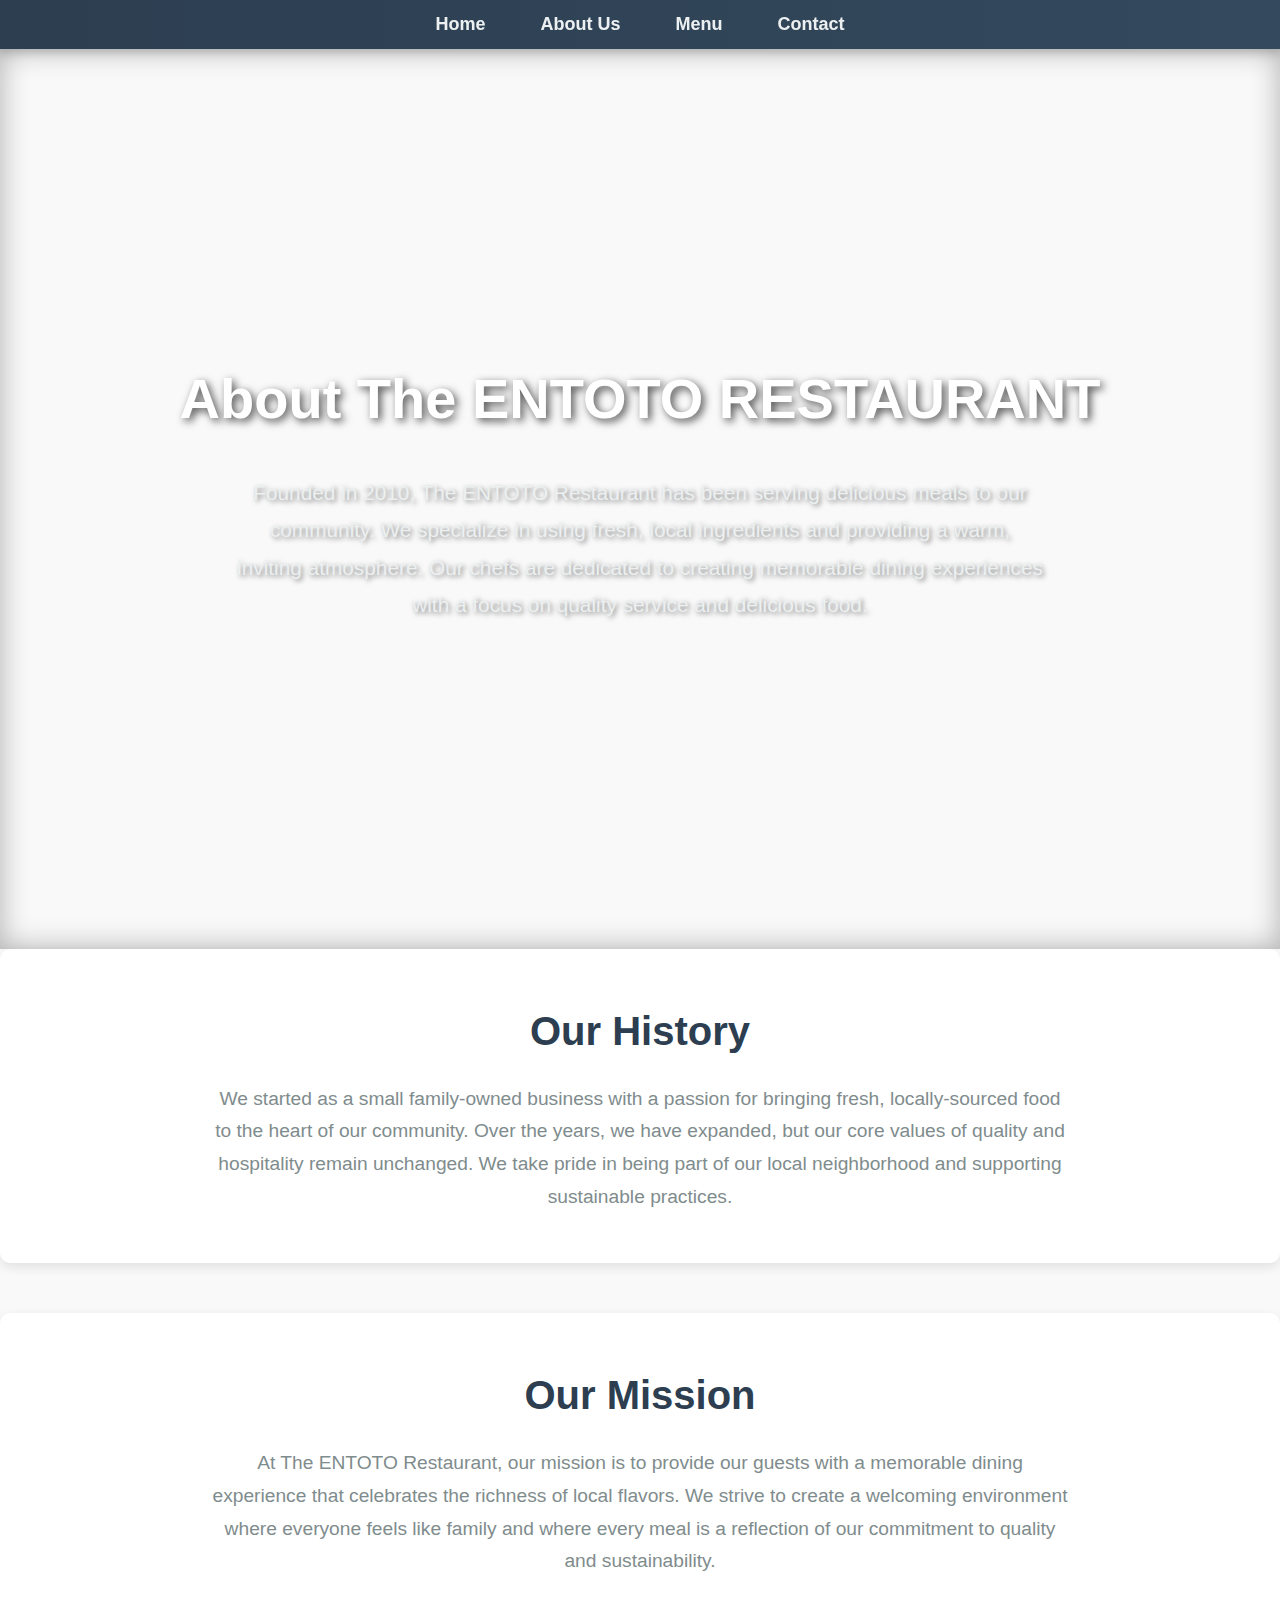
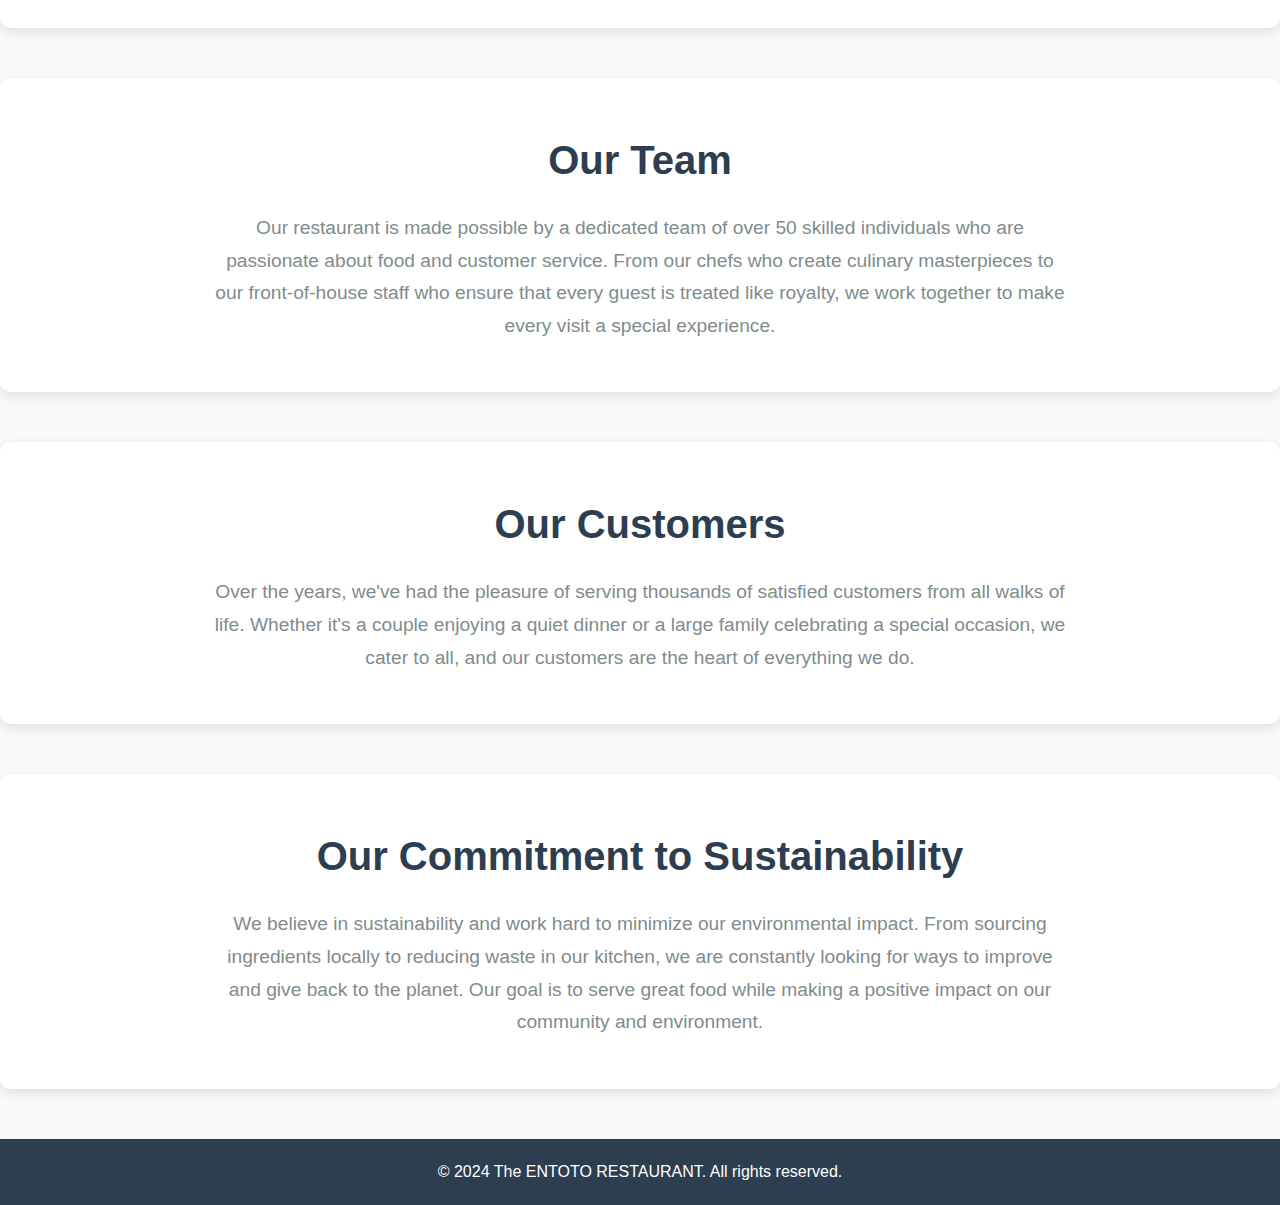
<file: project/about.html>
<!DOCTYPE html>
<html lang="en">
<head>
    <meta charset="UTF-8">
    <meta name="viewport" content="width=device-width, initial-scale=1.0">
    <title>About Us - The ENTOTO RESTAURANT</title>
    <link rel="stylesheet" href="styles.css">
</head>
<body>
    <header>
        <nav>
            <ul>
                <li><a href="index.html">Home</a></li>
                <li><a href="about.html">About Us</a></li>
                <li><a href="menu.html">Menu</a></li>
                <li><a href="contact.html">Contact</a></li>
            </ul>
        </nav>
    </header>

    <section class="about">
        <div class="about-content">
            <h1>About The ENTOTO RESTAURANT</h1>
            <p>Founded in 2010, The ENTOTO Restaurant has been serving delicious meals to our community. We specialize in using fresh, local ingredients and providing a warm, inviting atmosphere. Our chefs are dedicated to creating memorable dining experiences with a focus on quality service and delicious food.</p>
        </div>
    </section>

    <!-- Restaurant History Section -->
    <section class="history">
        <h2>Our History</h2>
        <p>We started as a small family-owned business with a passion for bringing fresh, locally-sourced food to the heart of our community. Over the years, we have expanded, but our core values of quality and hospitality remain unchanged. We take pride in being part of our local neighborhood and supporting sustainable practices.</p>
    </section>

    <!-- Mission Section -->
    <section class="mission">
        <h2>Our Mission</h2>
        <p>At The ENTOTO Restaurant, our mission is to provide our guests with a memorable dining experience that celebrates the richness of local flavors. We strive to create a welcoming environment where everyone feels like family and where every meal is a reflection of our commitment to quality and sustainability.</p>
    </section>

    <!-- Staff Section -->
    <section class="staff">
        <h2>Our Team</h2>
        <p>Our restaurant is made possible by a dedicated team of over 50 skilled individuals who are passionate about food and customer service. From our chefs who create culinary masterpieces to our front-of-house staff who ensure that every guest is treated like royalty, we work together to make every visit a special experience.</p>
    </section>

    <!-- Customers Section -->
    <section class="customers">
        <h2>Our Customers</h2>
        <p>Over the years, we've had the pleasure of serving thousands of satisfied customers from all walks of life. Whether it's a couple enjoying a quiet dinner or a large family celebrating a special occasion, we cater to all, and our customers are the heart of everything we do.</p>
    </section>

    <!-- Sustainability Section -->
    <section class="sustainability">
        <h2>Our Commitment to Sustainability</h2>
        <p>We believe in sustainability and work hard to minimize our environmental impact. From sourcing ingredients locally to reducing waste in our kitchen, we are constantly looking for ways to improve and give back to the planet. Our goal is to serve great food while making a positive impact on our community and environment.</p>
    </section>

    <footer>
        <p>&copy; 2024 The ENTOTO RESTAURANT. All rights reserved.</p>
    </footer>
</body>
</html>
</file>
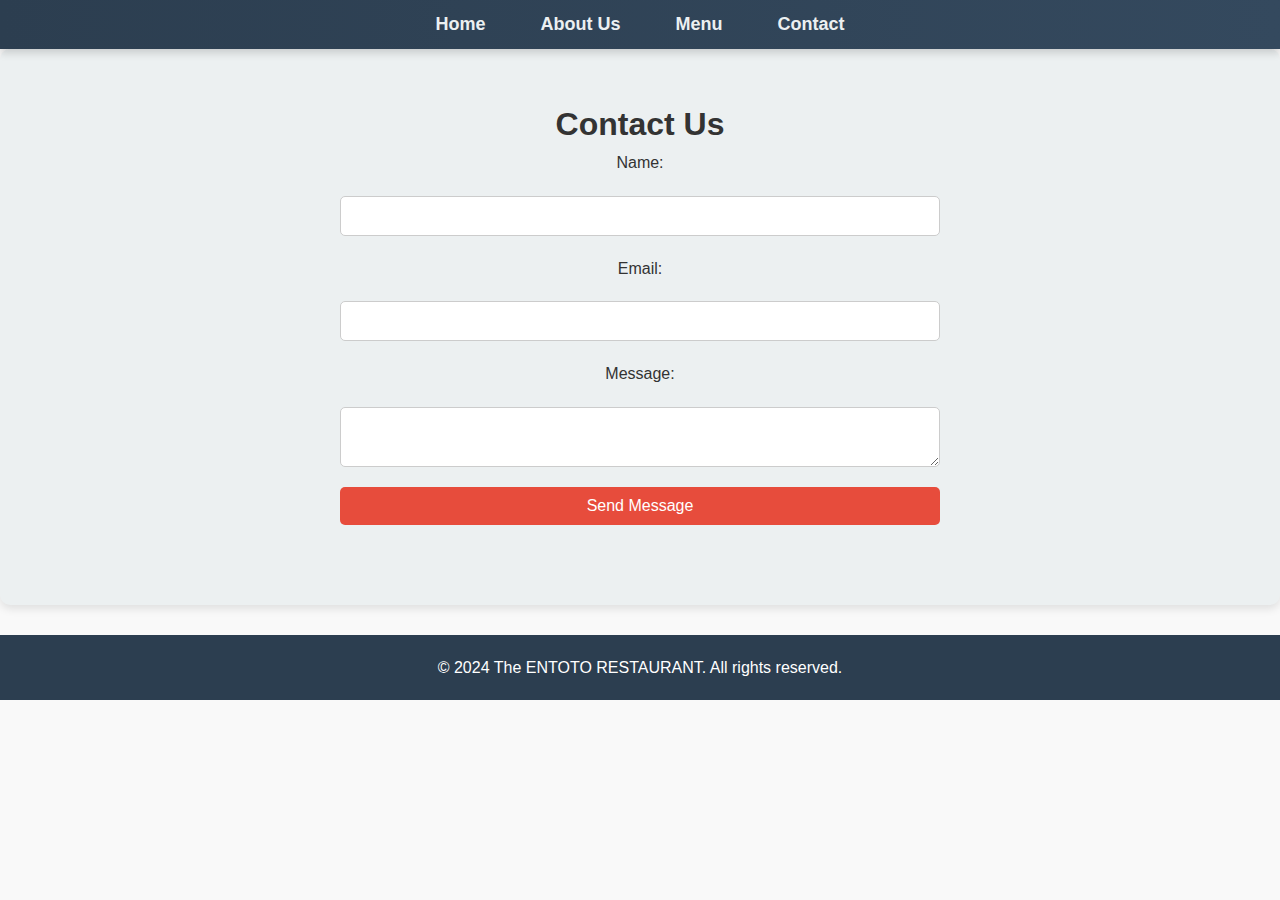
<file: project/contact.html>
<!DOCTYPE html>
<html lang="en">
<head>
    <meta charset="UTF-8">
    <meta name="viewport" content="width=device-width, initial-scale=1.0">
    <title>Contact Us - The ENTOTO RESTAURANT</title>
    <link rel="stylesheet" href="styles.css">
    <script src="script.js" defer></script>
</head>
<body>
    <header>
        <nav>
            <ul>
                <li><a href="index.html">Home</a></li>
                <li><a href="about.html">About Us</a></li>
                <li><a href="menu.html">Menu</a></li>
                <li><a href="contact.html">Contact</a></li>
            </ul>
        </nav>
    </header>

    <section class="contact">
        <h1>Contact Us</h1>
        <form id="contact-form" onsubmit="return validateForm()">
            <label for="name">Name:</label>
            <input type="text" id="name" name="name" required>

            <label for="email">Email:</label>
            <input type="email" id="email" name="email" required>

            <label for="message">Message:</label>
            <textarea id="message" name="message" required></textarea>

            <button type="submit">Send Message</button>
        </form>
        <p id="form-message" class="form-message"></p>
    </section>

    <footer>
        <p>&copy; 2024 The ENTOTO RESTAURANT. All rights reserved.</p>
    </footer>
</body>
</html>
</file>
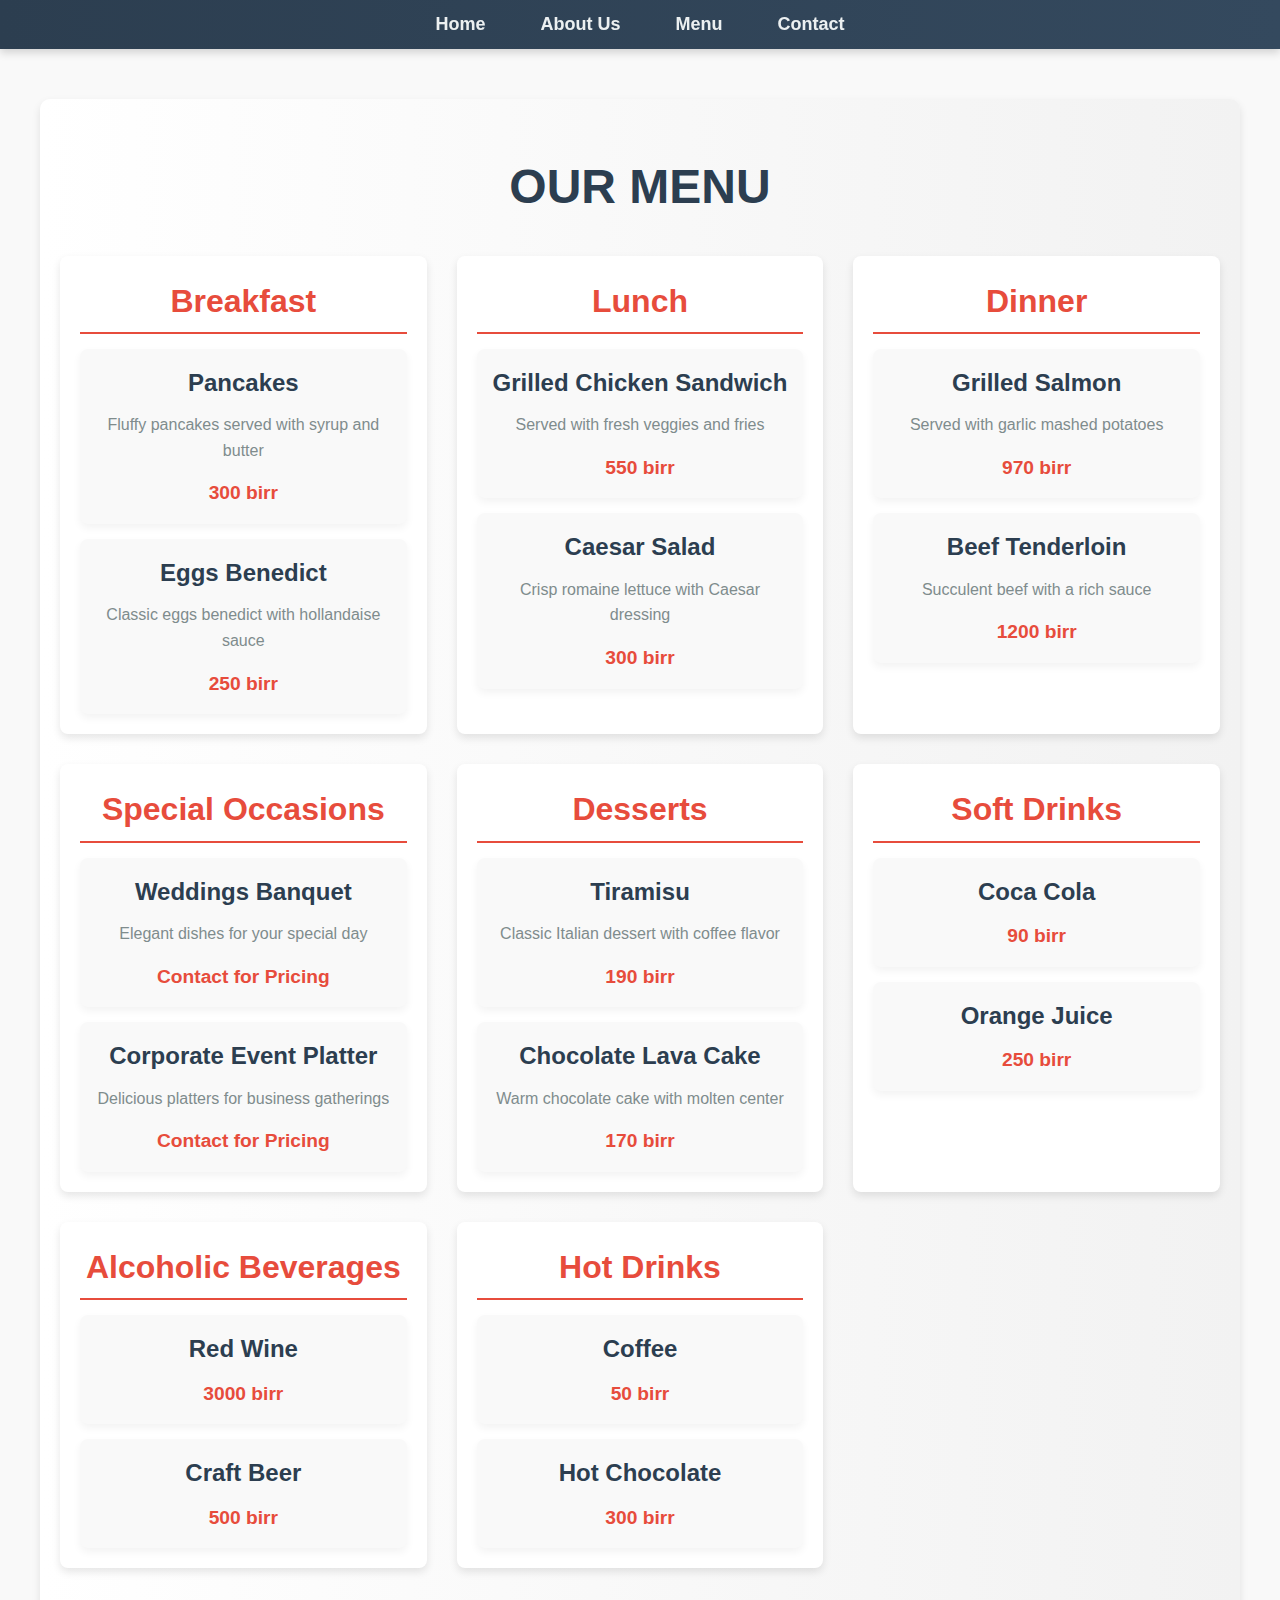
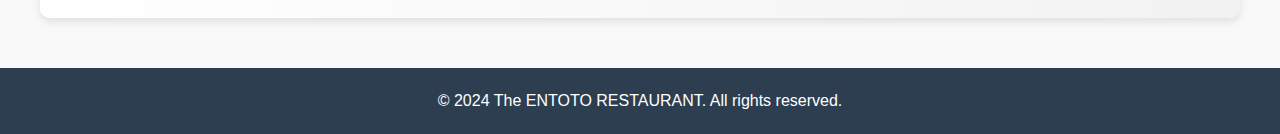
<file: project/menu.html>
<!DOCTYPE html>
<html lang="en">
<head>
    <meta charset="UTF-8">
    <meta name="viewport" content="width=device-width, initial-scale=1.0">
    <title>Menu - The ENTOTO RESTAURANT</title>
    <link rel="stylesheet" href="styles.css">
</head>
<body>
    <header>
        <nav>
            <ul>
                <li><a href="index.html">Home</a></li>
                <li><a href="about.html">About Us</a></li>
                <li><a href="menu.html">Menu</a></li>
                <li><a href="contact.html">Contact</a></li>
            </ul>
        </nav>
    </header>

    <section class="menu">
        <h1>Our Menu</h1>

        <!-- Grid of Categories -->
        <div class="menu-grid">
            <div class="menu-category">
                <h2>Breakfast</h2>
                <div class="menu-items">
                    <div class="menu-item">
                        <h3>Pancakes</h3>
                        <p>Fluffy pancakes served with syrup and butter</p>
                        <span>300 birr</span>
                    </div>
                    <div class="menu-item">
                        <h3>Eggs Benedict</h3>
                        <p>Classic eggs benedict with hollandaise sauce</p>
                        <span>250 birr</span>
                    </div>
                </div>
            </div>

            <div class="menu-category">
                <h2>Lunch</h2>
                <div class="menu-items">
                    <div class="menu-item">
                        <h3>Grilled Chicken Sandwich</h3>
                        <p>Served with fresh veggies and fries</p>
                        <span>550 birr</span>
                    </div>
                    <div class="menu-item">
                        <h3>Caesar Salad</h3>
                        <p>Crisp romaine lettuce with Caesar dressing</p>
                        <span>300 birr</span>
                    </div>
                </div>
            </div>

            <div class="menu-category">
                <h2>Dinner</h2>
                <div class="menu-items">
                    <div class="menu-item">
                        <h3>Grilled Salmon</h3>
                        <p>Served with garlic mashed potatoes</p>
                        <span>970 birr</span>
                    </div>
                    <div class="menu-item">
                        <h3>Beef Tenderloin</h3>
                        <p>Succulent beef with a rich sauce</p>
                        <span>1200 birr</span>
                    </div>
                </div>
            </div>

            <div class="menu-category">
                <h2>Special Occasions</h2>
                <div class="menu-items">
                    <div class="menu-item">
                        <h3>Weddings Banquet</h3>
                        <p>Elegant dishes for your special day</p>
                        <span>Contact for Pricing</span>
                    </div>
                    <div class="menu-item">
                        <h3>Corporate Event Platter</h3>
                        <p>Delicious platters for business gatherings</p>
                        <span>Contact for Pricing</span>
                    </div>
                </div>
            </div>

            <div class="menu-category">
                <h2>Desserts</h2>
                <div class="menu-items">
                    <div class="menu-item">
                        <h3>Tiramisu</h3>
                        <p>Classic Italian dessert with coffee flavor</p>
                        <span>190 birr</span>
                    </div>
                    <div class="menu-item">
                        <h3>Chocolate Lava Cake</h3>
                        <p>Warm chocolate cake with molten center</p>
                        <span>170 birr</span>
                    </div>
                </div>
            </div>

            <div class="menu-category">
                <h2>Soft Drinks</h2>
                <div class="menu-items">
                    <div class="menu-item">
                        <h3>Coca Cola</h3>
                        <span>90 birr</span>
                    </div>
                    <div class="menu-item">
                        <h3>Orange Juice</h3>
                        <span>250 birr</span>
                    </div>
                </div>
            </div>

            <div class="menu-category">
                <h2>Alcoholic Beverages</h2>
                <div class="menu-items">
                    <div class="menu-item">
                        <h3>Red Wine</h3>
                        <span>3000 birr</span>
                    </div>
                    <div class="menu-item">
                        <h3>Craft Beer</h3>
                        <span>500 birr</span>
                    </div>
                </div>
            </div>

            <div class="menu-category">
                <h2>Hot Drinks</h2>
                <div class="menu-items">
                    <div class="menu-item">
                        <h3>Coffee</h3>
                        <span>50 birr</span>
                    </div>
                    <div class="menu-item">
                        <h3>Hot Chocolate</h3>
                        <span>300 birr</span>
                    </div>
                </div>
            </div>
        </div>
    </section>

    <footer>
        <p>&copy; 2024 The ENTOTO RESTAURANT. All rights reserved.</p>
    </footer>
</body>
</html>
</file>
<file: project/styles.css>
/* General Reset */
* {
    margin: 0;
    padding: 0;
    box-sizing: border-box;
}

/* Body */
body {
    font-family: 'Arial', sans-serif;
    background-color: #f9f9f9;
    color: #333;
    line-height: 1.6;
}

/* Header */
header {
    background: linear-gradient(to right, #2c3e50, #34495e);
    padding: 10px 0;
    box-shadow: 0 4px 8px rgba(0, 0, 0, 0.15);
    position: sticky; /* Make the navbar sticky */
    top: 0; /* Stick to the top */
    z-index: 1000; /* Ensure it's above other elements */
}

header nav {
    text-align: center;
}

header nav ul {
    list-style: none;
    display: flex;
    justify-content: center;
    gap: 25px; /* Reduced gap for a more compact layout */
}

header nav ul li {
    display: inline-block;
}

header nav ul li a {
    text-decoration: none;
    color: #ecf0f1;
    font-size: 18px; /* Slightly smaller font size for better balance */
    font-weight: bold;
    padding: 10px 15px; /* Adjusted padding */
    transition: color 0.3s, background-color 0.3s;
}

header nav ul li a:hover {
    color: #e74c3c;
    background-color: #34495e;
    border-radius: 5px;
}

/* Hero Section */
.hero {
    width: 100%;
    height: 100vh;
    display: flex;
    justify-content: center;
    align-items: center;
    position: relative;
    overflow: hidden;
}

.carousel {
    width: 100%;
    height: 100%;
    display: flex;
    overflow: hidden;
}

.carousel img {
    width: 100%;
    height: 100%;
    object-fit: cover;
    transition: transform 1s ease-in-out;
}

.carousel img:hover {
    transform: scale(1.05);
}

.hero-text {
    position: absolute;
    text-align: center;
    z-index: 10;
    color: white;
    font-size: 2rem;
    text-shadow: 2px 2px 5px rgba(0, 0, 0, 0.7);
}

.hero-text h1 {
    font-size: 3.5rem;
    margin: 0;
    animation: fadeIn 2s ease-in-out;
}

.hero-text p {
    font-size: 1.5rem;
    margin-top: 20px;
    animation: fadeIn 3s ease-in-out;
}

@keyframes fadeIn {
    from {
        opacity: 0;
        transform: translateY(-20px);
    }
    to {
        opacity: 1;
        transform: translateY(0);
    }
}
/* Events Section */
.events {
    background-color: #ecf0f1; /* Light background for contrast */
    padding: 50px 20px;
    text-align: center;
    margin-bottom: 50px;
    border-radius: 10px;
    box-shadow: 0 4px 8px rgba(0, 0, 0, 0.1); /* Subtle shadow */
}

.events h2 {
    font-size: 2.5rem;
    color: #2c3e50;
    margin-bottom: 20px;
    font-weight: 600;
}

.events p {
    font-size: 1.2rem;
    color: #7f8c8d;
    line-height: 1.7;
    margin-bottom: 30px;
}

.events ul {
    list-style: none;
    padding: 0;
    font-size: 1.1rem;
    color: #2c3e50;
}

.events li {
    margin-bottom: 15px;
    font-weight: 500;
}

.events li strong {
    color: #e74c3c; /* Highlight event titles */
}

/* Testimonials Section */
.testimonials {
    background-color: #f9f9f9;
    padding: 50px 20px;
    text-align: center;
    margin-bottom: 50px;
    border-radius: 10px;
    box-shadow: 0 4px 8px rgba(0, 0, 0, 0.1); /* Subtle shadow */
}

.testimonials h2 {
    font-size: 2.5rem;
    color: #2c3e50;
    margin-bottom: 20px;
    font-weight: 600;
}

.testimonials .testimonial-item {
    margin-bottom: 30px;
    font-style: italic;
    color: #7f8c8d;
}

.testimonials .testimonial-item h4 {
    font-size: 1.2rem;
    color: #2c3e50;
    font-weight: 600;
    margin-top: 10px;
}

.testimonials .testimonial-item p {
    font-size: 1.2rem;
    line-height: 1.6;
}

.testimonials .testimonial-item h4 {
    font-size: 1.2rem;
    color: #2c3e50;
}
/* Special Features Section */
.features {
    background-color: #ffffff;
    padding: 50px 20px;
    text-align: center;
    margin-bottom: 50px;
    border-radius: 10px;
    box-shadow: 0 4px 8px rgba(0, 0, 0, 0.1); /* Subtle shadow */
}

.features h2 {
    font-size: 2.5rem;
    color: #2c3e50;
    margin-bottom: 20px;
    font-weight: 600;
}

.feature-item {
    display: flex;
    justify-content: center;
    align-items: center;
    margin-bottom: 30px;
    gap: 30px;
}

.feature-image {
    max-width: 250px;
    border-radius: 10px;
    box-shadow: 0 4px 8px rgba(0, 0, 0, 0.1);
    transition: transform 0.3s ease;
}

.feature-item:hover .feature-image {
    transform: scale(1.05); /* Slight zoom effect */
}

.feature-text h3 {
    font-size: 2rem;
    color: #e74c3c;
    margin-bottom: 15px;
    font-weight: 600;
}

.feature-text p {
    font-size: 1.2rem;
    color: #7f8c8d;
    line-height: 1.7;
    max-width: 600px;
    margin-left: auto;
    margin-right: auto;
}


/* Intro Section */
.intro {
    text-align: center;
    margin: 50px 20px;
}

.intro h2 {
    font-size: 2.5rem;
    margin-bottom: 20px;
    color: #2c3e50;
    font-weight: 600;
}

.intro p {
    font-size: 1.2rem;
    color: #7f8c8d;
    margin-bottom: 30px;
}

.intro .btn {
    text-decoration: none;
    background-color: #e74c3c;
    color: white;
    padding: 15px 35px;
    border-radius: 5px;
    font-size: 1.2rem;
    transition: background-color 0.3s, transform 0.3s;
}

.intro .btn:hover {
    background-color: #c0392b;
    transform: scale(1.05);
}

/* About Section */
.about {
    background-image: url('https://dynamic-media-cdn.tripadvisor.com/media/photo-o/23/63/95/12/travellife-travelphoto.jpg?w=600&h=-1&s=1');
    background-size: cover;
    background-position: center;
    padding: 80px 20px;
    text-align: center;
    color: white;
    height: 100vh;
    display: flex;
    justify-content: center;
    align-items: center;
    flex-direction: column;
    box-shadow: inset 0 0 30px rgba(0, 0, 0, 0.3); /* Subtle shadow effect */
}

.about h1 {
    font-size: 3.5rem;
    margin-bottom: 30px;
    font-weight: 600;
    text-shadow: 3px 3px 8px rgba(0, 0, 0, 0.7);
}

.about p {
    font-size: 1.3rem;
    line-height: 1.8;
    margin-bottom: 20px;
    color: #ecf0f1;
    max-width: 850px;
    margin-left: auto;
    margin-right: auto;
    text-shadow: 2px 2px 5px rgba(0, 0, 0, 0.5);
    padding: 0 20px;
}

/* History Section */
.history, .mission, .staff, .customers, .sustainability {
    background-color: #ffffff;
    padding: 50px 20px;
    margin-bottom: 50px;
    border-radius: 10px;
    box-shadow: 0 4px 12px rgba(0, 0, 0, 0.1); /* Subtle shadow for each section */
}

.history h2, .mission h2, .staff h2, .customers h2, .sustainability h2 {
    font-size: 2.5rem;
    color: #2c3e50;
    margin-bottom: 20px;
    font-weight: 600;
    text-align: center;
}

.history p, .mission p, .staff p, .customers p, .sustainability p {
    font-size: 1.2rem;
    color: #7f8c8d;
    text-align: center;
    line-height: 1.7;
    max-width: 900px;
    margin-left: auto;
    margin-right: auto;
    padding: 0 20px;
}

/* Adding subtle animations to each section */
.history, .mission, .staff, .customers, .sustainability {
    animation: fadeIn 1s ease-in-out;
}

@keyframes fadeIn {
    from {
        opacity: 0;
        transform: translateY(-20px);
    }
    to {
        opacity: 1;
        transform: translateY(0);
    }
}

/* Footer */
footer {
    text-align: center;
    background-color: #2c3e50;
    color: white;
    padding: 20px;
    margin-top: 30px;
}

footer p {
    font-size: 1rem;
}

/* Mobile Responsive */
@media (max-width: 768px) {
    .hero {
        height: 50vh;
    }

    .carousel img {
        height: 250px;
    }

    .hero-text h1 {
        font-size: 2rem;
    }

    .intro h2 {
        font-size: 2rem;
    }

    .intro p {
        font-size: 1rem;
    }

    .menu h1 {
        font-size: 2rem;
    }

    .menu-category h2 {
        font-size: 1.5rem;
    }

    .menu-category ul li {
        font-size: 1rem;
    }

    .contact h1 {
        font-size: 2rem;
    }

    .contact label {
        font-size: 1rem;
    }

    .contact input, .contact textarea, .contact button {
        font-size: 1rem;
    }

    footer p {
        font-size: 0.9rem;
    }
}

/* Menu Section */
.menu {
    padding: 50px 20px;
    text-align: center;
    background: linear-gradient(to right, #ffffff, #f2f2f2);
    border-radius: 10px;
    box-shadow: 0 4px 8px rgba(0, 0, 0, 0.1);
    margin: 50px auto;
    max-width: 1200px;
}

.menu h1 {
    font-size: 3rem;
    margin-bottom: 30px;
    color: #2c3e50;
    font-weight: 700;
    text-transform: uppercase;
}

/* Menu Grid */
.menu-grid {
    display: grid;
    grid-template-columns: repeat(auto-fit, minmax(300px, 1fr));
    gap: 30px;
    margin-top: 30px;
}

/* Menu Category */
.menu-category {
    background-color: #fff;
    border-radius: 8px;
    padding: 20px;
    box-shadow: 0 4px 8px rgba(0, 0, 0, 0.1);
    transition: transform 0.3s ease, box-shadow 0.3s ease;
}

.menu-category:hover {
    transform: translateY(-5px);
    box-shadow: 0 6px 12px rgba(0, 0, 0, 0.2);
}

.menu-category h2 {
    font-size: 2rem;
    color: #e74c3c;
    margin-bottom: 15px;
    font-weight: 600;
    text-transform: capitalize;
    border-bottom: 2px solid #e74c3c;
    padding-bottom: 5px;
}

.menu-items {
    display: flex;
    flex-direction: column;
    gap: 15px;
}

.menu-item {
    background-color: #f9f9f9;
    border-radius: 8px;
    padding: 15px;
    box-shadow: 0 4px 8px rgba(0, 0, 0, 0.05);
    transition: transform 0.3s ease, box-shadow 0.3s ease;
}

.menu-item:hover {
    transform: translateY(-3px);
    box-shadow: 0 6px 12px rgba(0, 0, 0, 0.1);
}

.menu-item h3 {
    font-size: 1.5rem;
    color: #2c3e50;
    margin-bottom: 10px;
    font-weight: 600;
}

.menu-item p {
    font-size: 1rem;
    color: #7f8c8d;
    margin-bottom: 15px;
}

.menu-item span {
    font-size: 1.2rem;
    color: #e74c3c;
    font-weight: bold;
}

/* Footer */
footer {
    text-align: center;
    background-color: #2c3e50;
    color: white;
    padding: 20px;
    margin-top: 30px;
}

footer p {
    font-size: 1rem;
}

/* Contact Page */
.contact {
    background-color: #ecf0f1;
    padding: 50px 20px;
    text-align: center;
    border-radius: 10px;
    box-shadow: 0 4px 8px rgba(0, 0, 0, 0.1);
}

.contact h2 {
    font-size: 2.5rem;
    color: #2c3e50;
    margin-bottom: 20px;
    font-weight: 600;
}

.contact p {
    font-size: 1.2rem;
    color: #7f8c8d;
    margin-bottom: 30px;
    line-height: 1.7;
}

.contact form {
    max-width: 600px;
    margin: 0 auto;
    display: grid;
    grid-template-columns: 1fr;
    gap: 20px;
}

.contact form input,
.contact form textarea,
.contact form button {
    font-size: 1rem;
    padding: 10px;
    border: 1px solid #ccc;
    border-radius: 5px;
}

.contact form input:focus,
.contact form textarea:focus {
    outline: none;
    border-color: #e74c3c;
}

.contact form button {
    background-color: #e74c3c;
    color: white;
    border: none;
    cursor: pointer;
    transition: background-color 0.3s;
}

.contact form button:hover {
    background-color: #c0392b;
}
</file>
